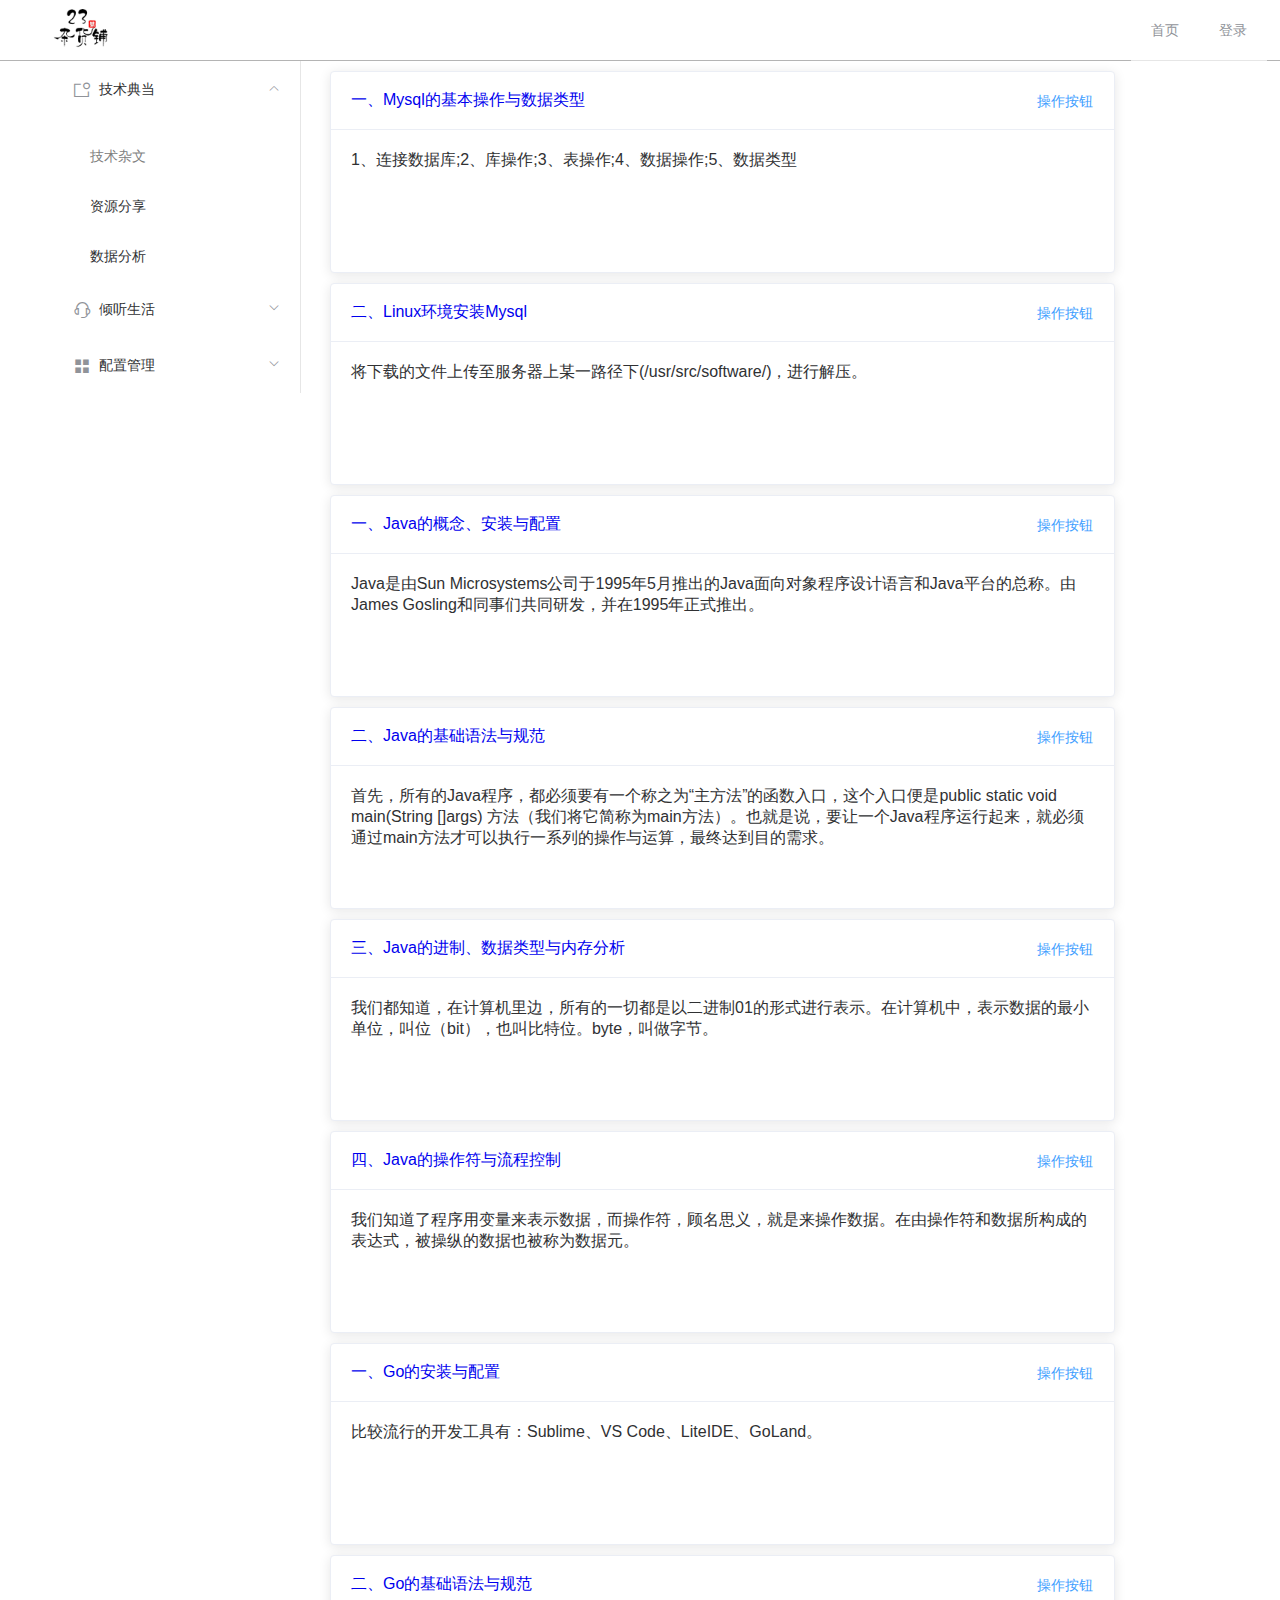
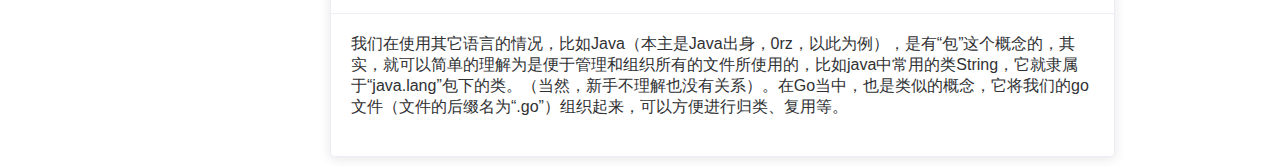
<file: index.html>
<!DOCTYPE html><html><head><meta charset=utf-8><meta name=viewport content="width=device-width,initial-scale=1"><title>bboyhan-web</title><link href=./static/css/app.d787984d0074a395422fbaa799af9de4.css rel=stylesheet></head><body><div id=app></div><script type=text/javascript src=./static/js/manifest.3ad1d5771e9b13dbdad2.js></script><script type=text/javascript src=./static/js/vendor.7ad58ca8f588e69eec59.js></script><script type=text/javascript src=./static/js/app.fd647a92a0a80e0c35b6.js></script></body></html>
</file>
